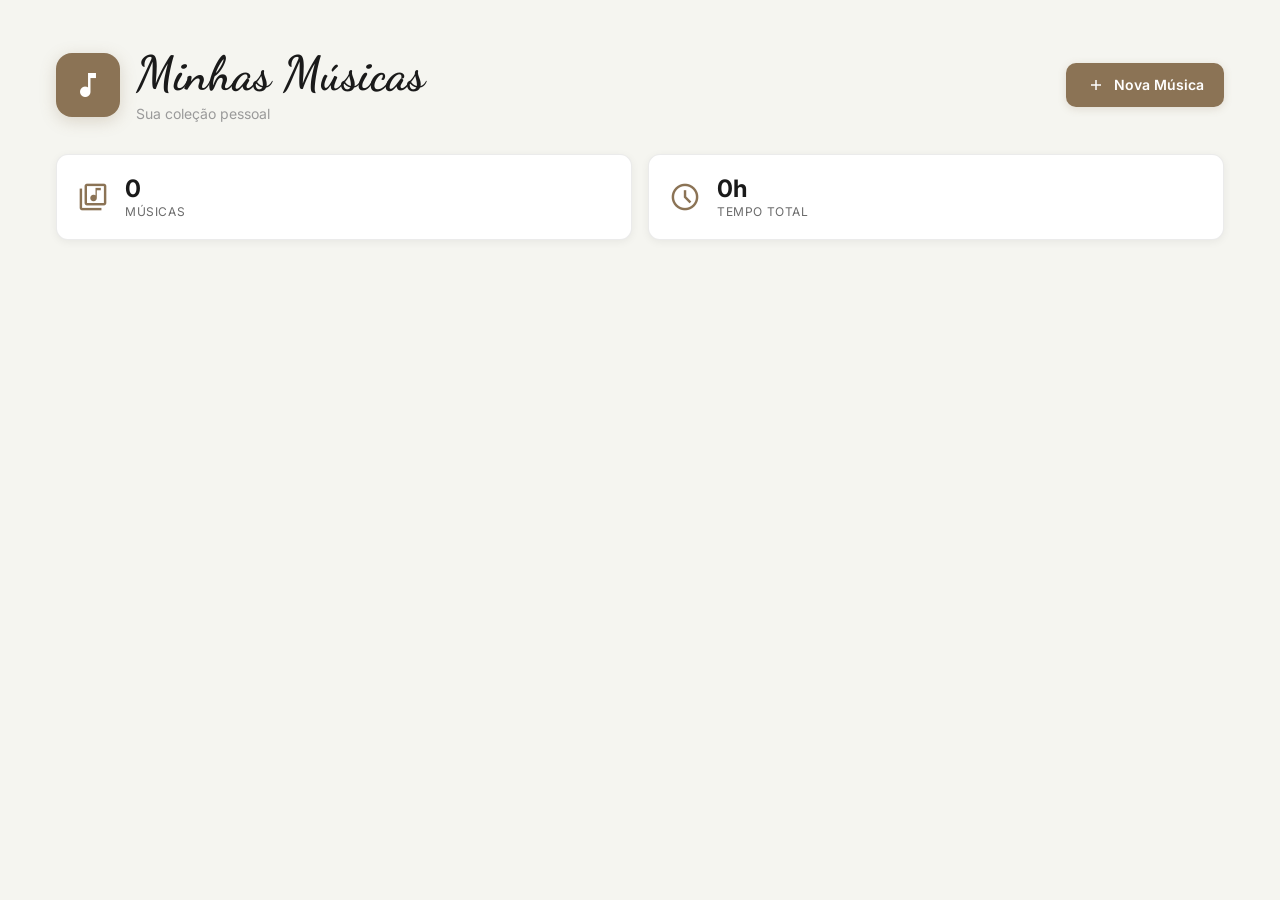
<file: index.html>
<!DOCTYPE html>
<html lang="pt-BR">
<head>
    <meta charset="UTF-8">
    <meta name="viewport" content="width=device-width, initial-scale=1.0">
    <title>Minhas Músicas</title>
    <link rel="preconnect" href="https://fonts.googleapis.com">
    <link rel="preconnect" href="https://fonts.gstatic.com" crossorigin>
    <link href="https://fonts.googleapis.com/css2?family=Dancing+Script:wght@700&family=Inter:wght@400;500;600&family=Playfair+Display:wght@600&display=swap" rel="stylesheet">
    <link rel="stylesheet" href="https://fonts.googleapis.com/css2?family=Material+Symbols+Outlined:opsz,wght,FILL,GRAD@20..48,100..700,0..1,-50..200" />
    <link rel="stylesheet" href="index.css">
</head>
<body>
    <div class="layout">
        <div class="coluna-lista">
            <header>
                <div class="header-content">
                    <div class="header-icon">
                        <span class="material-symbols-outlined">music_note</span>
                    </div>
                    <div>
                        <h1>Minhas Músicas</h1>
                        <p class="subtitulo">Sua coleção pessoal</p>
                    </div>
                </div>
                <a href="cadastrar.html" class="btn-adicionar">
                    <span class="material-symbols-outlined">add</span>
                    Nova Música
                </a>
            </header>
            <main>
                <div id="estatisticas" class="estatisticas">
                    <div class="stat-card">
                        <span class="material-symbols-outlined">library_music</span>
                        <div class="stat-info">
                            <span class="stat-valor" id="totalMusicas">0</span>
                            <span class="stat-label">Músicas</span>
                        </div>
                    </div>
                    <div class="stat-card">
                        <span class="material-symbols-outlined">schedule</span>
                        <div class="stat-info">
                            <span class="stat-valor" id="duracaoTotal">0h</span>
                            <span class="stat-label">Tempo total</span>
                        </div>
                    </div>
                </div>
                <section id="listaMusicas">
                </section>
            </main>
        </div>
        <aside class="painel">
            <div class="painel-header">
                <span class="material-symbols-outlined">add_circle</span>
                <h2 class="painel-titulo">Nova Música</h2>
            </div>

            <div class="form-group">
                <label for="titulo">
                    <span class="material-symbols-outlined">music_note</span>
                    Título
                </label>
                <input type="text" id="titulo">
            </div>

            <div class="form-group">
                <label for="artista">
                    <span class="material-symbols-outlined">person</span>
                    Artista
                </label>
                <input type="text" id="artista">
            </div>

            <div class="form-group">
                <label for="genero">
                    <span class="material-symbols-outlined">category</span>
                    Gênero
                </label>
                <input type="text" id="genero">
            </div>

            <div class="form-row">
                <div class="form-group">
                    <label for="ano">
                        <span class="material-symbols-outlined">calendar_today</span>
                        Ano
                    </label>
                    <input type="number" id="ano">
                </div>

                <div class="form-group">
                    <label for="duracao">
                        <span class="material-symbols-outlined">schedule</span>
                        Duração (min)
                    </label>
                    <input type="number" id="duracao" step="0.1">
                </div>
            </div>

            <button id="botaoCadastrar">
                <span class="material-symbols-outlined">check</span>
                Cadastrar Música
            </button>
        </aside>
    </div>
    <script src="index.js"></script>
</body>
</html>
</file>
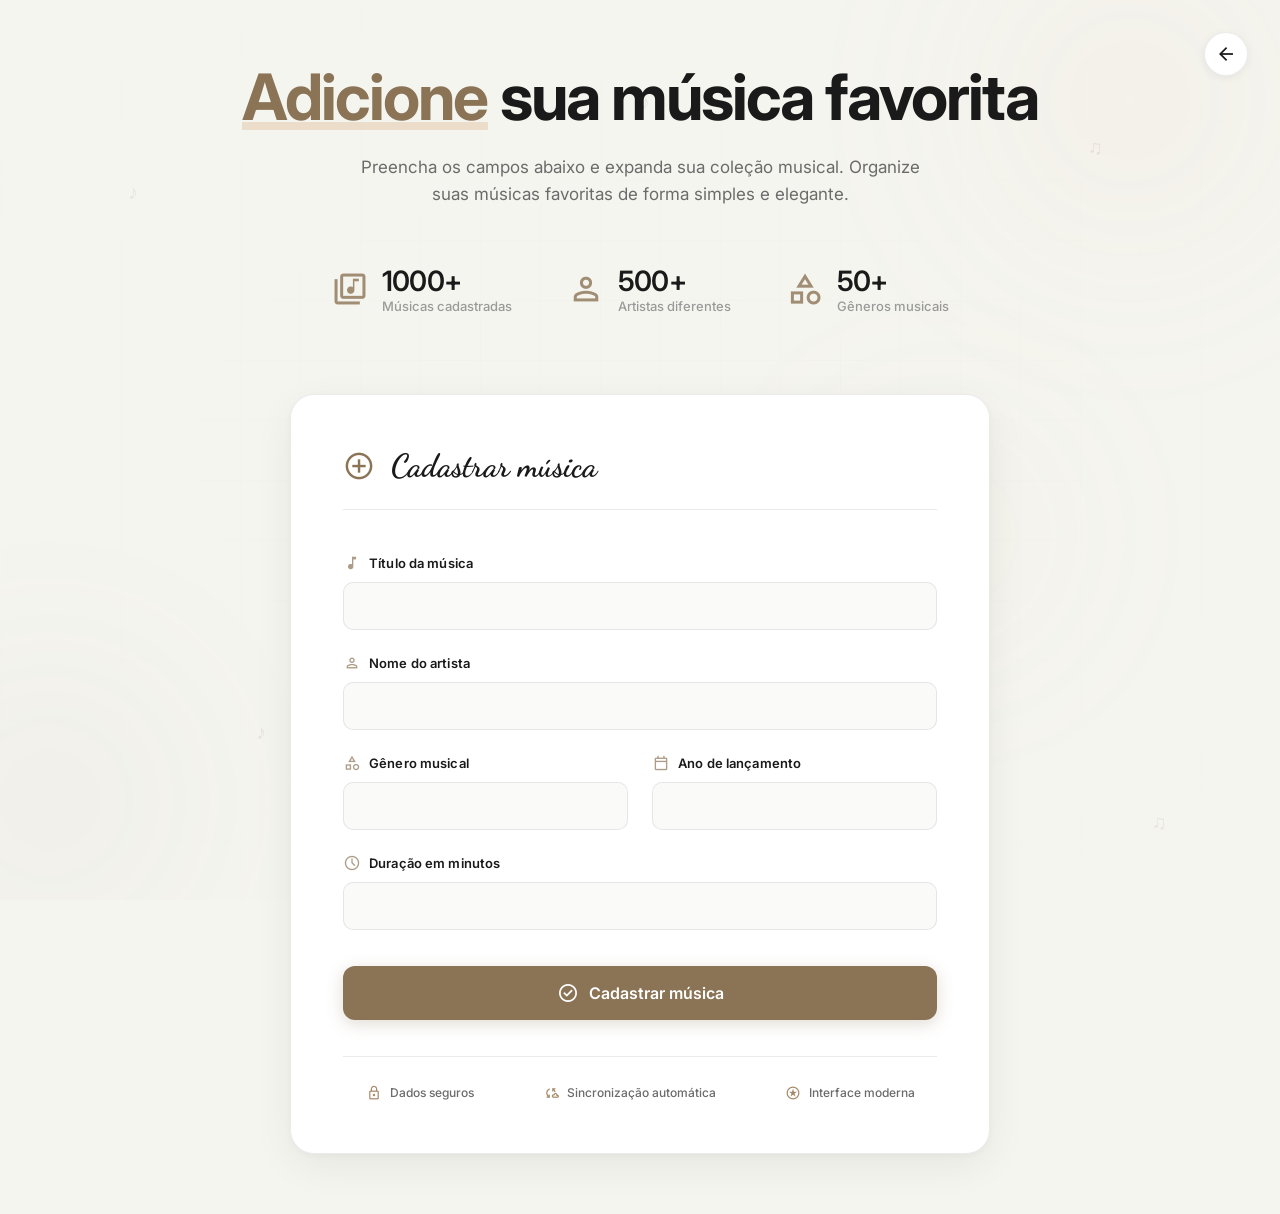
<file: cadastrar.html>
<!DOCTYPE html>
<html lang="pt-BR">
<head>
    <meta charset="UTF-8">
    <meta name="viewport" content="width=device-width, initial-scale=1.0">
    <title>Cadastrar música</title>
    <link rel="preconnect" href="https://fonts.googleapis.com">
    <link rel="preconnect" href="https://fonts.gstatic.com" crossorigin>
    <link href="https://fonts.googleapis.com/css2?family=Dancing+Script:wght@700&family=Inter:wght@400;500;600;700;800&display=swap" rel="stylesheet">
    <link rel="stylesheet" href="https://fonts.googleapis.com/css2?family=Material+Symbols+Outlined:opsz,wght,FILL,GRAD@20..48,100..700,0..1,-50..200" />
    <link rel="stylesheet" href="cadastrar.css">
</head>
<body>
    <!-- Elementos decorativos de fundo -->
    <div class="decoracao">
        <div class="circulo circulo-1"></div>
        <div class="circulo circulo-2"></div>
        <div class="circulo circulo-3"></div>
        <div class="grade"></div>
        <div class="onda onda-1"></div>
        <div class="onda onda-2"></div>
    </div>

    <!-- Partículas flutuantes -->
    <div class="particulas">
        <span class="particula">♪</span>
        <span class="particula">♫</span>
        <span class="particula">♪</span>
        <span class="particula">♫</span>
        <span class="particula">♪</span>
        <span class="particula">♫</span>
    </div>

    <!-- Botão voltar -->
    <a class="voltar" href="index.html">
        <span class="material-symbols-outlined">arrow_back</span>
    </a>

    <div class="container">
        <!-- Seção Hero -->
        <section class="hero">
            <h1 class="hero-titulo">
                <span class="destaque-gradient">Adicione</span> sua música favorita
            </h1>
            
            <p class="hero-subtitulo">
                Preencha os campos abaixo e expanda sua coleção musical. 
                Organize suas músicas favoritas de forma simples e elegante.
            </p>

            <!-- Estatísticas decorativas -->
            <div class="hero-stats">
                <div class="stat">
                    <span class="material-symbols-outlined">library_music</span>
                    <div>
                        <strong>1000+</strong>
                        <span>Músicas cadastradas</span>
                    </div>
                </div>
                <div class="stat">
                    <span class="material-symbols-outlined">person</span>
                    <div>
                        <strong>500+</strong>
                        <span>Artistas diferentes</span>
                    </div>
                </div>
                <div class="stat">
                    <span class="material-symbols-outlined">category</span>
                    <div>
                        <strong>50+</strong>
                        <span>Gêneros musicais</span>
                    </div>
                </div>
            </div>
        </section>

        <!-- Formulário -->
        <main class="formulario-container">
            <div class="formulario-card">
                <div class="card-header">
                    <span class="material-symbols-outlined">add_circle</span>
                    <h2>Cadastrar música</h2>
                </div>

                <form id="formCadastro">
                    <div class="form-grid">
                        <div class="input-group full">
                            <label for="titulo">
                                <span class="material-symbols-outlined">music_note</span>
                                Título da música
                            </label>
                            <input type="text" id="titulo" required>
                        </div>

                        <div class="input-group full">
                            <label for="artista">
                                <span class="material-symbols-outlined">person</span>
                                Nome do artista
                            </label>
                            <input type="text" id="artista" required>
                        </div>

                        <div class="input-group">
                            <label for="genero">
                                <span class="material-symbols-outlined">category</span>
                                Gênero musical
                            </label>
                            <input type="text" id="genero" required>
                        </div>

                        <div class="input-group">
                            <label for="ano">
                                <span class="material-symbols-outlined">calendar_today</span>
                                Ano de lançamento
                            </label>
                            <input type="number" id="ano" required>
                        </div>

                        <div class="input-group full">
                            <label for="duracao">
                                <span class="material-symbols-outlined">schedule</span>
                                Duração em minutos
                            </label>
                            <input type="number" id="duracao" step="0.1" required>
                        </div>
                    </div>

                    <button type="submit" id="botaoCadastrar" class="btn-submit">
                        <span class="material-symbols-outlined">check_circle</span>
                        Cadastrar música
                        <span class="btn-brilho"></span>
                    </button>
                </form>

                <!-- Features decorativas -->
                <div class="features">
                    <div class="feature">
                        <span class="material-symbols-outlined">lock</span>
                        <span>Dados seguros</span>
                    </div>
                    <div class="feature">
                        <span class="material-symbols-outlined">cloud_sync</span>
                        <span>Sincronização automática</span>
                    </div>
                    <div class="feature">
                        <span class="material-symbols-outlined">stars</span>
                        <span>Interface moderna</span>
                    </div>
                </div>
            </div>
        </main>
    </div>

    <script src="cadastrar.js"></script>
</body>
</html>
</file>
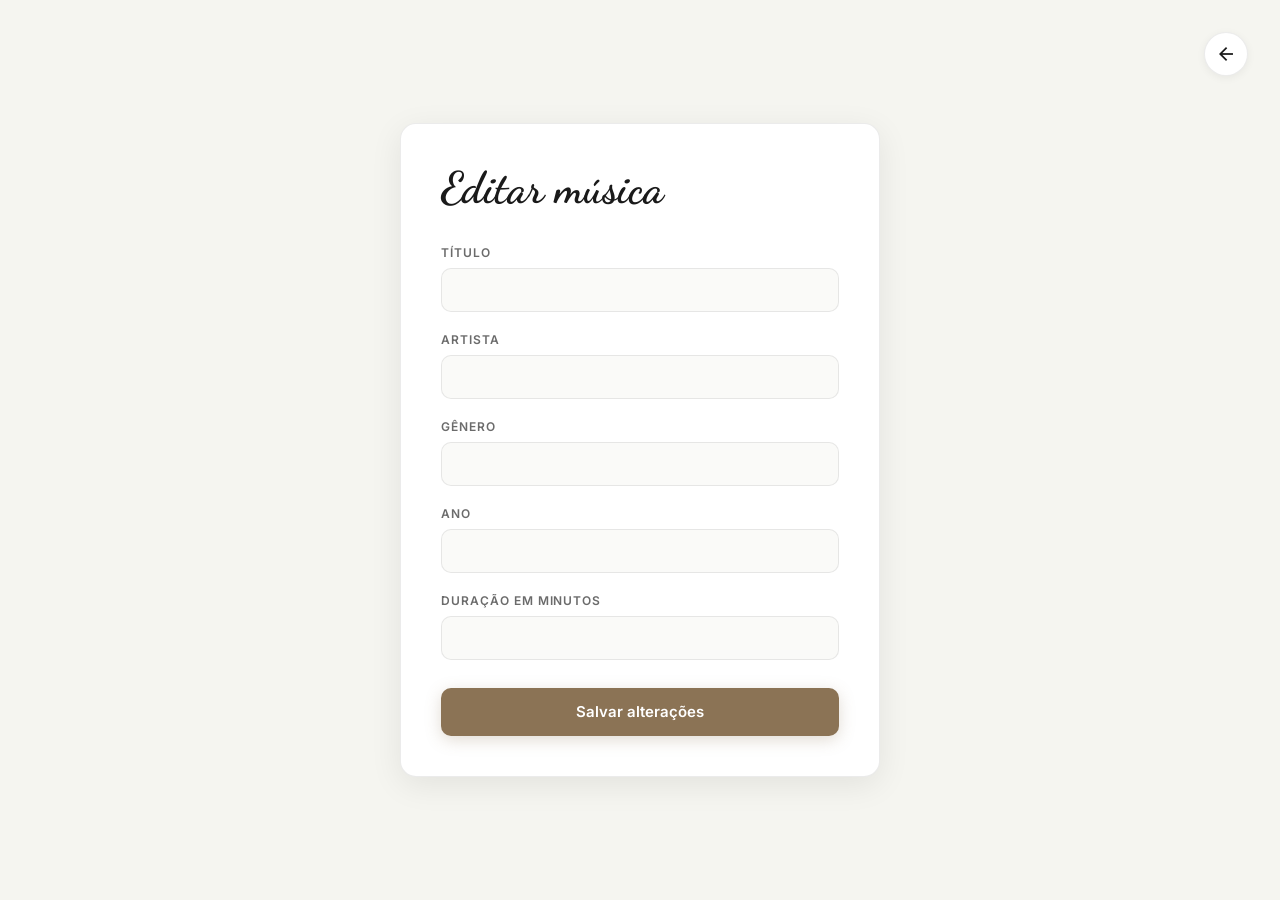
<file: editar.html>
<!DOCTYPE html>
<html lang="pt-BR">
<head>
    <meta charset="UTF-8">
    <meta name="viewport" content="width=device-width, initial-scale=1.0">
    <title>Editar música</title>
    <link rel="preconnect" href="https://fonts.googleapis.com">
    <link rel="preconnect" href="https://fonts.gstatic.com" crossorigin>
    <link href="https://fonts.googleapis.com/css2?family=Dancing+Script:wght@700&family=Inter:wght@400;500;600&display=swap" rel="stylesheet">
    <link rel="stylesheet" href="https://fonts.googleapis.com/css2?family=Material+Symbols+Outlined:opsz,wght,FILL,GRAD@20..48,100..700,0..1,-50..200" />
    <link rel="stylesheet" href="editar.css">
</head>
<body>
    <a class="voltar" href="index.html">
        <span class="material-symbols-outlined">arrow_back</span>
    </a>
    
    <main>
        <h1>Editar música</h1>

        <label for="titulo">Título</label>
        <input type="text" id="titulo">

        <label for="artista">Artista</label>
        <input type="text" id="artista">

        <label for="genero">Gênero</label>
        <input type="text" id="genero">

        <label for="ano">Ano</label>
        <input type="number" id="ano">

        <label for="duracao">Duração em minutos</label>
        <input type="number" id="duracao" step="0.1">
        
        <button id="botaoSalvar">Salvar alterações</button>
    </main>
    <script src="editar.js"></script>
</body>
</html>
</file>
<file: index.css>
:root {
    --fundo: #f5f5f0;
    --fundo-escuro: #e8e8e0;
    --superficie: #fafaf8;
    --papel: #ffffff;
    --superficie-2: #f8f8f5;
    --borda: rgba(0, 0, 0, 0.08);
    --borda-forte: rgba(0, 0, 0, 0.12);
    --texto: #1a1a1a;
    --texto-secundario: #6b6b6b;
    --texto-terciario: #9a9a9a;
    --destaque: #8b7355;
    --destaque-claro: #a68968;
    --destaque-escuro: #6d5940;
    --acento: #d4a574;
    --vermelho: #c85a54;
    --sombra: rgba(0, 0, 0, 0.06);
    --curva: cubic-bezier(0.2, 0.8, 0.2, 1);
    --curva-elastica: cubic-bezier(0.34, 1.56, 0.64, 1);
}

* {
    box-sizing: border-box;
    scrollbar-width: thin;
    scrollbar-color: var(--borda-forte) transparent;
}

*::-webkit-scrollbar {
    width: 8px;
}

*::-webkit-scrollbar-thumb {
    background: var(--borda-forte);
    border-radius: 8px;
}

::selection {
    background: rgba(139, 115, 85, 0.2);
    color: var(--texto);
}

html,
body {
    height: 100%;
}

body {
    margin: 0;
    overflow: hidden;
    font-family: "Inter", -apple-system, BlinkMacSystemFont, sans-serif;
    color: var(--texto);
    background: var(--fundo);
    -webkit-font-smoothing: antialiased;
}

a:focus-visible,
button:focus-visible {
    outline: 2px solid var(--destaque);
    outline-offset: 2px;
}

.layout {
    display: block;
    height: 100vh;
    position: relative;
}

.coluna-lista {
    height: 100vh;
    min-height: 0;
    overflow-y: auto;
    padding: 48px 56px;
    padding-right: 56px;
}

header {
    display: flex;
    justify-content: space-between;
    align-items: center;
    gap: 24px;
    max-width: none;
    margin-bottom: 32px;
    animation: subir 0.6s var(--curva) backwards;
}

.header-content {
    display: flex;
    align-items: center;
    gap: 16px;
}

.header-icon {
    display: flex;
    align-items: center;
    justify-content: center;
    width: 64px;
    height: 64px;
    background: var(--destaque);
    border-radius: 16px;
    box-shadow: 0 4px 16px rgba(139, 115, 85, 0.25);
}

.header-icon .material-symbols-outlined {
    font-size: 32px;
    color: white;
}

header h1 {
    margin: 0;
    font-family: "Dancing Script", cursive;
    font-size: 48px;
    font-weight: 700;
    line-height: 1.1;
}

.subtitulo {
    margin: 4px 0 0;
    font-size: 14px;
    color: var(--texto-terciario);
}

.btn-adicionar {
    display: inline-flex;
    align-items: center;
    gap: 8px;
    padding: 12px 20px;
    font-size: 14px;
    font-weight: 600;
    color: white;
    background: var(--destaque);
    text-decoration: none;
    border-radius: 10px;
    box-shadow: 0 2px 8px rgba(139, 115, 85, 0.2);
    transition: transform 0.2s var(--curva), filter 0.2s var(--curva), box-shadow 0.2s var(--curva);
}

.btn-adicionar .material-symbols-outlined {
    font-size: 20px;
}

.btn-adicionar:hover {
    transform: translateY(-1px);
    background: var(--destaque-claro);
    box-shadow: 0 4px 12px rgba(139, 115, 85, 0.3);
}

.btn-adicionar:active {
    transform: scale(0.98);
}

main {
    max-width: none;
}

.estatisticas {
    display: grid;
    grid-template-columns: repeat(auto-fit, minmax(180px, 1fr));
    gap: 16px;
    margin-bottom: 32px;
    animation: subir 0.6s var(--curva) 80ms backwards;
}

.stat-card {
    display: flex;
    align-items: center;
    gap: 16px;
    padding: 20px;
    background: var(--papel);
    border: 1px solid var(--borda);
    border-radius: 12px;
    transition: transform 0.25s var(--curva), border-color 0.25s var(--curva), box-shadow 0.25s var(--curva);
    box-shadow: 0 2px 8px var(--sombra);
}

.stat-card:hover {
    transform: translateY(-2px);
    border-color: var(--borda-forte);
    box-shadow: 0 4px 16px rgba(0, 0, 0, 0.08);
}

.stat-card .material-symbols-outlined {
    font-size: 32px;
    color: var(--destaque);
}

.stat-info {
    display: flex;
    flex-direction: column;
}

.stat-valor {
    font-size: 24px;
    font-weight: 700;
    color: var(--texto);
    line-height: 1.2;
}

.stat-label {
    font-size: 12px;
    color: var(--texto-secundario);
    text-transform: uppercase;
    letter-spacing: 0.05em;
}

#listaMusicas {
    display: flex;
    flex-direction: column;
    gap: 16px;
}

.musica {
    position: relative;
    display: grid;
    grid-template-columns: auto 1fr auto;
    grid-template-areas:
        "icone titulo acoes"
        "icone artista acoes"
        "icone detalhes acoes";
    align-items: center;
    column-gap: 20px;
    padding: 20px;
    background: var(--papel);
    border: 1px solid var(--borda);
    border-radius: 14px;
    box-shadow: 0 2px 8px var(--sombra);
    transition: transform 0.25s var(--curva), border-color 0.25s var(--curva), box-shadow 0.25s var(--curva);
    animation: subir 0.6s var(--curva) backwards;
    overflow: hidden;
}

.musica:nth-child(1) { animation-delay: 100ms; }
.musica:nth-child(2) { animation-delay: 150ms; }
.musica:nth-child(3) { animation-delay: 200ms; }
.musica:nth-child(4) { animation-delay: 250ms; }
.musica:nth-child(5) { animation-delay: 300ms; }

.musica:hover {
    transform: translateY(-3px);
    border-color: var(--destaque);
    box-shadow: 0 8px 24px rgba(139, 115, 85, 0.15);
}

.musica-icone {
    grid-area: icone;
    display: flex;
    align-items: center;
    justify-content: center;
    width: 48px;
    height: 48px;
    background: var(--superficie-2);
    border: 1px solid var(--borda);
    border-radius: 10px;
    color: var(--destaque);
}

.musica-icone .material-symbols-outlined {
    font-size: 24px;
}

.musica h2 {
    grid-area: titulo;
    margin: 0 0 4px;
    font-family: "Playfair Display", Georgia, serif;
    font-size: 19px;
    font-weight: 600;
    line-height: 1.3;
}

.artista {
    grid-area: artista;
    margin: 0 0 8px;
    font-size: 14px;
    font-weight: 500;
    color: var(--destaque);
    display: flex;
    align-items: center;
    gap: 6px;
}

.artista::before {
    content: '♫';
    font-size: 12px;
    opacity: 0.6;
}

.detalhes {
    grid-area: detalhes;
    margin: 0;
    font-size: 12px;
    letter-spacing: 0.03em;
    color: var(--texto-secundario);
    display: flex;
    align-items: center;
    gap: 12px;
}

.detalhes span {
    display: inline-flex;
    align-items: center;
    gap: 4px;
}

.detalhes .material-symbols-outlined {
    font-size: 14px;
    opacity: 0.7;
}

.acoes {
    grid-area: acoes;
    display: flex;
    gap: 8px;
}

.editar,
.apagar {
    display: inline-flex;
    align-items: center;
    justify-content: center;
    width: 36px;
    height: 36px;
    padding: 0;
    font-family: inherit;
    font-size: 13px;
    font-weight: 500;
    text-decoration: none;
    background: transparent;
    border: 1px solid var(--borda-forte);
    border-radius: 8px;
    cursor: pointer;
    transition: all 0.25s var(--curva);
}

.editar .material-symbols-outlined,
.apagar .material-symbols-outlined {
    font-size: 18px;
}

.editar {
    color: var(--destaque);
}

.editar:hover {
    background: rgba(139, 115, 85, 0.1);
    border-color: var(--destaque);
    transform: translateY(-1px);
    box-shadow: 0 2px 8px rgba(139, 115, 85, 0.15);
}

.apagar {
    color: var(--texto-secundario);
}

.apagar:hover {
    color: var(--vermelho);
    background: rgba(200, 90, 84, 0.1);
    border-color: var(--vermelho);
    transform: translateY(-1px);
    box-shadow: 0 2px 8px rgba(200, 90, 84, 0.15);
}

.editar:active,
.apagar:active {
    transform: scale(0.96);
}

.painel {
    display: none;
    position: fixed;
    top: 50%;
    right: 48px;
    transform: translateY(-50%);
    width: 420px;
    max-height: 85vh;
    overflow-y: auto;
    padding: 40px;
    background: var(--papel);
    border: 1px solid var(--borda);
    border-radius: 24px;
    box-shadow: 0 12px 40px rgba(0, 0, 0, 0.1);
    animation: flutuar 0.8s var(--curva) backwards;
    z-index: 10;
}

@keyframes flutuar {
    from {
        opacity: 0;
        transform: translateY(-45%) scale(0.95);
    }
    to {
        opacity: 1;
        transform: translateY(-50%) scale(1);
    }
}

.painel-header {
    display: flex;
    align-items: center;
    gap: 12px;
    margin-bottom: 32px;
}

.painel-header .material-symbols-outlined {
    font-size: 36px;
    color: var(--destaque);
}

.painel-titulo {
    margin: 0;
    font-family: "Dancing Script", cursive;
    font-size: 36px;
    font-weight: 700;
    line-height: 1.1;
}

.form-group {
    margin-bottom: 20px;
}

.form-row {
    display: grid;
    grid-template-columns: 1fr 1fr;
    gap: 16px;
}

label {
    display: flex;
    align-items: center;
    gap: 8px;
    margin: 0 0 8px;
    font-size: 12px;
    font-weight: 600;
    letter-spacing: 0.06em;
    text-transform: uppercase;
    color: var(--texto-secundario);
}

label .material-symbols-outlined {
    font-size: 16px;
    opacity: 0.7;
}

input {
    display: block;
    width: 100%;
    height: 44px;
    margin: 0;
    padding: 0 14px;
    font-family: inherit;
    font-size: 15px;
    color: var(--texto);
    background: var(--superficie);
    border: 1.5px solid var(--borda);
    border-radius: 10px;
    transition: all 0.25s var(--curva);
}

input::placeholder {
    color: var(--texto-terciario);
}

input[type="number"] {
    appearance: textfield;
    -moz-appearance: textfield;
}

input[type="number"]::-webkit-outer-spin-button,
input[type="number"]::-webkit-inner-spin-button {
    -webkit-appearance: none;
    margin: 0;
    display: none;
}

input:hover {
    border-color: var(--borda-forte);
}

input:focus {
    outline: none;
    border-color: var(--destaque);
    background: var(--papel);
    box-shadow: 0 0 0 3px rgba(139, 115, 85, 0.1);
    transform: translateY(-1px);
}

input:invalid:not(:placeholder-shown) {
    border-color: var(--vermelho);
}

input:valid:not(:placeholder-shown) {
    border-color: var(--destaque);
}

#botaoCadastrar {
    display: flex;
    align-items: center;
    justify-content: center;
    gap: 8px;
    width: 100%;
    height: 50px;
    margin-top: 12px;
    font-family: inherit;
    font-size: 15px;
    font-weight: 600;
    color: white;
    background: var(--destaque);
    border: none;
    border-radius: 10px;
    cursor: pointer;
    box-shadow: 0 4px 16px rgba(139, 115, 85, 0.25);
    transition: transform 0.2s var(--curva), background 0.2s var(--curva), box-shadow 0.2s var(--curva);
}

#botaoCadastrar .material-symbols-outlined {
    font-size: 20px;
}

#botaoCadastrar:hover {
    transform: translateY(-2px);
    background: var(--destaque-claro);
    box-shadow: 0 6px 20px rgba(139, 115, 85, 0.3);
}

#botaoCadastrar:active {
    transform: scale(0.97);
}

#botaoCadastrar:disabled {
    opacity: 0.5;
    cursor: not-allowed;
    transform: none;
}

@keyframes subir {
    from {
        opacity: 0;
        transform: translateY(12px);
    }
    to {
        opacity: 1;
        transform: none;
    }
}

@media (max-width: 900px) {
    body {
        overflow: auto;
    }

    .layout {
        display: block;
        height: auto;
    }

    .coluna-lista {
        height: auto;
        overflow: visible;
        padding: 32px 24px;
    }

    header {
        flex-direction: column;
        align-items: flex-start;
    }

    .header-icon {
        width: 56px;
        height: 56px;
    }

    .header-icon .material-symbols-outlined {
        font-size: 28px;
    }

    header h1 {
        font-size: 40px;
    }

    .btn-adicionar {
        width: 100%;
        justify-content: center;
    }

    .estatisticas {
        grid-template-columns: 1fr;
    }

    .musica {
        grid-template-columns: auto 1fr;
        grid-template-areas:
            "icone titulo"
            "icone artista"
            "icone detalhes"
            "acoes acoes";
        padding: 16px;
    }

    .musica-icone {
        width: 44px;
        height: 44px;
    }

    .acoes {
        margin-top: 12px;
        width: 100%;
    }

    .editar,
    .apagar {
        flex: 1;
        justify-content: center;
    }

    .painel {
        position: static;
        transform: none;
        width: auto;
        max-height: none;
        overflow: visible;
        padding: 32px 24px;
        margin: 24px;
        animation: subir 0.6s var(--curva) backwards;
    }

    .form-row {
        grid-template-columns: 1fr;
    }
}

@media (prefers-reduced-motion: reduce) {
    * {
        animation: none !important;
        transition: none !important;
    }
}
</file>
<file: cadastrar.css>
:root {
    --fundo: #f5f5f0;
    --fundo-escuro: #e8e8e0;
    --superficie: #fafaf8;
    --papel: #ffffff;
    --borda: rgba(0, 0, 0, 0.08);
    --borda-forte: rgba(0, 0, 0, 0.12);
    --texto: #1a1a1a;
    --texto-secundario: #6b6b6b;
    --texto-terciario: #9a9a9a;
    --destaque: #8b7355;
    --destaque-claro: #a68968;
    --destaque-escuro: #6d5940;
    --acento: #d4a574;
    --sombra: rgba(0, 0, 0, 0.06);
    --curva: cubic-bezier(0.2, 0.8, 0.2, 1);
}

* {
    box-sizing: border-box;
    margin: 0;
    padding: 0;
}

::selection {
    background: rgba(139, 115, 85, 0.2);
    color: var(--texto);
}

body {
    min-height: 100vh;
    font-family: "Inter", -apple-system, BlinkMacSystemFont, sans-serif;
    color: var(--texto);
    background: var(--fundo);
    overflow-x: hidden;
    -webkit-font-smoothing: antialiased;
    position: relative;
}

/* Elementos decorativos */
.decoracao {
    position: fixed;
    inset: 0;
    pointer-events: none;
    overflow: hidden;
    z-index: 0;
}

.circulo {
    position: absolute;
    border-radius: 50%;
    background: radial-gradient(circle, var(--acento), transparent 70%);
    opacity: 0.08;
    animation: flutuar-lento 25s ease-in-out infinite;
    filter: blur(100px);
}

.circulo-1 {
    width: 500px;
    height: 500px;
    top: -150px;
    right: -100px;
    animation-delay: 0s;
}

.circulo-2 {
    width: 400px;
    height: 400px;
    bottom: -100px;
    left: -150px;
    background: radial-gradient(circle, var(--destaque), transparent 70%);
    animation-delay: 8s;
}

.circulo-3 {
    width: 350px;
    height: 350px;
    top: 40%;
    left: 60%;
    animation-delay: 15s;
}

.grade {
    position: absolute;
    inset: 0;
    background-image: 
        linear-gradient(rgba(139, 115, 85, 0.02) 1px, transparent 1px),
        linear-gradient(90deg, rgba(139, 115, 85, 0.02) 1px, transparent 1px);
    background-size: 60px 60px;
    mask-image: radial-gradient(ellipse 70% 60% at 50% 50%, black, transparent);
}

.onda {
    display: none;
}

/* Partículas musicais */
.particulas {
    position: fixed;
    inset: 0;
    pointer-events: none;
    z-index: 1;
}

.particula {
    position: absolute;
    font-size: 20px;
    color: var(--destaque);
    opacity: 0.12;
    animation: flutuar-particula 18s ease-in-out infinite;
}

.particula:nth-child(1) { left: 10%; top: 20%; animation-delay: 0s; }
.particula:nth-child(2) { left: 85%; top: 15%; animation-delay: 3s; }
.particula:nth-child(3) { left: 20%; top: 80%; animation-delay: 6s; }
.particula:nth-child(4) { left: 75%; top: 70%; animation-delay: 9s; }
.particula:nth-child(5) { left: 50%; top: 10%; animation-delay: 12s; }
.particula:nth-child(6) { left: 90%; top: 90%; animation-delay: 15s; }

/* Botão voltar */
.voltar {
    position: fixed;
    top: 32px;
    right: 32px;
    display: flex;
    align-items: center;
    justify-content: center;
    width: 44px;
    height: 44px;
    color: var(--texto);
    text-decoration: none;
    background: var(--papel);
    border: 1px solid var(--borda);
    border-radius: 50%;
    transition: all 0.3s var(--curva);
    z-index: 100;
    box-shadow: 0 2px 8px var(--sombra);
}

.voltar:hover {
    color: var(--destaque);
    background: var(--superficie);
    border-color: var(--destaque);
    transform: translateX(-4px);
    box-shadow: 0 4px 16px rgba(0, 0, 0, 0.1);
}

.voltar .material-symbols-outlined {
    font-size: 22px;
}

/* Container principal */
.container {
    position: relative;
    max-width: 1400px;
    margin: 0 auto;
    padding: 60px 40px;
    z-index: 2;
}

/* Seção Hero */
.hero {
    text-align: center;
    margin-bottom: 80px;
    animation: surgir 0.8s var(--curva) backwards;
}

.hero-badge {
    display: inline-flex;
    align-items: center;
    gap: 8px;
    padding: 8px 20px;
    margin-bottom: 24px;
    font-size: 13px;
    font-weight: 600;
    color: var(--destaque);
    background: rgba(167, 139, 250, 0.1);
    border: 1px solid rgba(167, 139, 250, 0.3);
    border-radius: 50px;
    animation: pulsar 2s ease-in-out infinite;
}

.hero-badge .material-symbols-outlined {
    font-size: 18px;
}

.hero-titulo {
    font-size: clamp(36px, 5vw, 64px);
    font-weight: 700;
    line-height: 1.15;
    margin-bottom: 20px;
    letter-spacing: -0.03em;
    color: var(--texto);
}

.destaque-gradient {
    color: var(--destaque);
    position: relative;
    display: inline-block;
}

.destaque-gradient::after {
    content: '';
    position: absolute;
    bottom: 4px;
    left: 0;
    width: 100%;
    height: 8px;
    background: var(--acento);
    opacity: 0.3;
    z-index: -1;
}

.hero-subtitulo {
    max-width: 560px;
    margin: 0 auto 56px;
    font-size: 17px;
    line-height: 1.6;
    color: var(--texto-secundario);
    font-weight: 400;
}

.hero-stats {
    display: flex;
    justify-content: center;
    gap: 56px;
    flex-wrap: wrap;
    animation: surgir 0.8s var(--curva) 0.2s backwards;
}

.stat {
    display: flex;
    align-items: center;
    gap: 14px;
}

.stat .material-symbols-outlined {
    font-size: 36px;
    color: var(--destaque);
    opacity: 0.8;
}

.stat div {
    display: flex;
    flex-direction: column;
    align-items: flex-start;
    text-align: left;
}

.stat strong {
    font-size: 28px;
    font-weight: 600;
    color: var(--texto);
    letter-spacing: -0.02em;
}

.stat span {
    font-size: 13px;
    color: var(--texto-terciario);
    font-weight: 500;
}

/* Formulário */
.formulario-container {
    display: flex;
    justify-content: center;
    animation: surgir 0.8s var(--curva) 0.3s backwards;
}

.formulario-card {
    width: 100%;
    max-width: 700px;
    padding: 52px;
    background: var(--papel);
    border: 1px solid var(--borda);
    border-radius: 24px;
    box-shadow: 
        0 12px 40px rgba(0, 0, 0, 0.06),
        0 2px 8px rgba(0, 0, 0, 0.04);
}

.card-header {
    display: flex;
    align-items: center;
    gap: 16px;
    margin-bottom: 44px;
    padding-bottom: 24px;
    border-bottom: 1px solid var(--borda);
}

.card-header .material-symbols-outlined {
    font-size: 32px;
    color: var(--destaque);
}

.card-header h2 {
    font-family: "Dancing Script", cursive;
    font-size: 32px;
    font-weight: 700;
    color: var(--texto);
}

.form-grid {
    display: grid;
    grid-template-columns: 1fr 1fr;
    gap: 24px;
}

.input-group {
    display: flex;
    flex-direction: column;
    gap: 8px;
}

.input-group.full {
    grid-column: 1 / -1;
}

label {
    display: flex;
    align-items: center;
    gap: 8px;
    font-size: 13px;
    font-weight: 600;
    letter-spacing: 0.01em;
    color: var(--texto);
    margin-bottom: 2px;
}

label .material-symbols-outlined {
    font-size: 18px;
    color: var(--destaque);
    opacity: 0.7;
}

input {
    width: 100%;
    height: 48px;
    padding: 0 16px;
    font-family: inherit;
    font-size: 15px;
    color: var(--texto);
    background: var(--superficie);
    border: 1.5px solid var(--borda);
    border-radius: 10px;
    transition: all 0.3s var(--curva);
}

input::placeholder {
    color: var(--texto-terciario);
}

input[type="number"] {
    appearance: textfield;
    -moz-appearance: textfield;
}

input[type="number"]::-webkit-outer-spin-button,
input[type="number"]::-webkit-inner-spin-button {
    -webkit-appearance: none;
    margin: 0;
    display: none;
}

input:hover {
    border-color: var(--borda-forte);
    background: var(--fundo-escuro);
}

input:focus {
    outline: none;
    border-color: var(--destaque);
    background: var(--papel);
    box-shadow: 0 0 0 3px rgba(139, 115, 85, 0.1);
}

.input-hint {
    font-size: 12px;
    color: var(--texto-terciario);
    margin-top: -2px;
    font-weight: 400;
    display: none;
}

.btn-submit {
    position: relative;
    display: flex;
    align-items: center;
    justify-content: center;
    gap: 10px;
    width: 100%;
    height: 54px;
    margin-top: 36px;
    font-family: inherit;
    font-size: 16px;
    font-weight: 600;
    color: #ffffff;
    background: var(--destaque);
    border: none;
    border-radius: 12px;
    cursor: pointer;
    overflow: hidden;
    box-shadow: 0 4px 16px rgba(139, 115, 85, 0.25);
    transition: all 0.3s var(--curva);
}

.btn-submit:hover {
    background: var(--destaque-claro);
    transform: translateY(-2px);
    box-shadow: 0 8px 24px rgba(139, 115, 85, 0.3);
}

.btn-submit:active {
    transform: translateY(0);
}

.btn-submit .material-symbols-outlined {
    font-size: 22px;
}

.btn-brilho {
    position: absolute;
    top: 0;
    left: -100%;
    width: 100%;
    height: 100%;
    background: linear-gradient(90deg, transparent, rgba(255, 255, 255, 0.2), transparent);
    animation: brilhar 4s infinite;
}

/* Features */
.features {
    display: flex;
    justify-content: space-around;
    gap: 24px;
    margin-top: 36px;
    padding-top: 28px;
    border-top: 1px solid var(--borda);
}

.feature {
    display: flex;
    align-items: center;
    gap: 8px;
    font-size: 12px;
    color: var(--texto-secundario);
    font-weight: 500;
}

.feature .material-symbols-outlined {
    font-size: 16px;
    color: var(--destaque-claro);
}

/* Animações */
@keyframes surgir {
    from {
        opacity: 0;
        transform: translateY(30px);
    }
    to {
        opacity: 1;
        transform: translateY(0);
    }
}

@keyframes flutuar-lento {
    0%, 100% { transform: translate(0, 0); }
    50% { transform: translate(30px, 30px); }
}

@keyframes flutuar-particula {
    0%, 100% { transform: translateY(0) rotate(0deg); opacity: 0.12; }
    50% { transform: translateY(-25px) rotate(180deg); opacity: 0.25; }
}

@keyframes girar {
    from { transform: rotate(0deg); }
    to { transform: rotate(360deg); }
}

@keyframes pulsar {
    0%, 100% { transform: scale(1); }
    50% { transform: scale(1.03); }
}

@keyframes brilhar {
    to { left: 200%; }
}

/* Responsivo */
@media (max-width: 768px) {
    .container {
        padding: 40px 20px;
    }

    .hero-stats {
        gap: 24px;
    }

    .stat {
        flex-direction: column;
        text-align: center;
    }

    .stat div {
        align-items: center;
    }

    .formulario-card {
        padding: 32px 24px;
    }

    .form-grid {
        grid-template-columns: 1fr;
    }

    .features {
        flex-direction: column;
        align-items: center;
    }
}

@media (prefers-reduced-motion: reduce) {
    * {
        animation: none !important;
        transition: none !important;
    }
}
</file>
<file: editar.css>
:root {
    --fundo: #f5f5f0;
    --fundo-escuro: #e8e8e0;
    --superficie: #fafaf8;
    --papel: #ffffff;
    --borda: rgba(0, 0, 0, 0.08);
    --borda-forte: rgba(0, 0, 0, 0.12);
    --texto: #1a1a1a;
    --texto-secundario: #6b6b6b;
    --texto-terciario: #9a9a9a;
    --destaque: #8b7355;
    --destaque-claro: #a68968;
    --acento: #d4a574;
    --sombra: rgba(0, 0, 0, 0.06);
    --curva: cubic-bezier(0.2, 0.8, 0.2, 1);
}

* {
    box-sizing: border-box;
}

::selection {
    background: rgba(139, 115, 85, 0.2);
    color: var(--texto);
}

body {
    display: flex;
    justify-content: center;
    align-items: center;
    min-height: 100vh;
    margin: 0;
    padding: 24px;
    font-family: "Inter", -apple-system, BlinkMacSystemFont, sans-serif;
    color: var(--texto);
    background: var(--fundo);
    -webkit-font-smoothing: antialiased;
    position: relative;
}

a:focus-visible,
button:focus-visible {
    outline: 2px solid var(--destaque);
    outline-offset: 2px;
}

.voltar {
    position: fixed;
    top: 32px;
    right: 32px;
    display: flex;
    align-items: center;
    justify-content: center;
    width: 44px;
    height: 44px;
    color: var(--texto);
    text-decoration: none;
    background: var(--papel);
    border: 1px solid var(--borda);
    border-radius: 50%;
    transition: all 0.3s var(--curva);
    z-index: 100;
    box-shadow: 0 2px 8px var(--sombra);
}

.voltar:hover {
    color: var(--destaque);
    background: var(--superficie);
    border-color: var(--destaque);
    transform: translateX(-4px);
    box-shadow: 0 4px 16px rgba(0, 0, 0, 0.1);
}

.voltar .material-symbols-outlined {
    font-size: 22px;
}

main {
    width: 100%;
    max-width: 480px;
    padding: 40px;
    background: var(--papel);
    border: 1px solid var(--borda);
    border-radius: 16px;
    box-shadow: 0 8px 32px rgba(0, 0, 0, 0.08);
    animation: subir 0.6s var(--curva) backwards;
}

h1 {
    margin: 0 0 32px;
    font-family: "Dancing Script", cursive;
    font-size: 44px;
    font-weight: 700;
    line-height: 1.1;
}

label {
    display: block;
    margin: 0 0 8px;
    font-size: 12px;
    font-weight: 600;
    letter-spacing: 0.08em;
    text-transform: uppercase;
    color: var(--texto-secundario);
}

input {
    display: block;
    width: 100%;
    height: 44px;
    margin: 0 0 20px;
    padding: 0 14px;
    font-family: inherit;
    font-size: 15px;
    color: var(--texto);
    background: var(--superficie);
    border: 1.5px solid var(--borda);
    border-radius: 10px;
    transition: all 0.25s var(--curva);
}

input::placeholder {
    color: var(--texto-terciario);
}

input[type="number"] {
    appearance: textfield;
    -moz-appearance: textfield;
}

input[type="number"]::-webkit-outer-spin-button,
input[type="number"]::-webkit-inner-spin-button {
    -webkit-appearance: none;
    margin: 0;
    display: none;
}

input:hover {
    border-color: var(--borda-forte);
}

input:focus {
    outline: none;
    border-color: var(--destaque);
    background: var(--papel);
    box-shadow: 0 0 0 3px rgba(139, 115, 85, 0.1);
}

button {
    width: 100%;
    height: 48px;
    margin-top: 8px;
    font-family: inherit;
    font-size: 15px;
    font-weight: 600;
    color: white;
    background: var(--destaque);
    border: none;
    border-radius: 10px;
    cursor: pointer;
    box-shadow: 0 4px 16px rgba(139, 115, 85, 0.25);
    transition: transform 0.2s var(--curva), background 0.2s var(--curva), box-shadow 0.2s var(--curva);
}

button:hover {
    transform: translateY(-1px);
    background: var(--destaque-claro);
    box-shadow: 0 6px 20px rgba(139, 115, 85, 0.3);
}

button:active {
    transform: scale(0.98);
}

@keyframes subir {
    from {
        opacity: 0;
        transform: translateY(12px);
    }
    to {
        opacity: 1;
        transform: none;
    }
}

@media (max-width: 520px) {
    main {
        padding: 28px 20px;
    }

    h1 {
        font-size: 38px;
    }
}

@media (prefers-reduced-motion: reduce) {
    * {
        animation: none !important;
        transition: none !important;
    }
}
</file>
